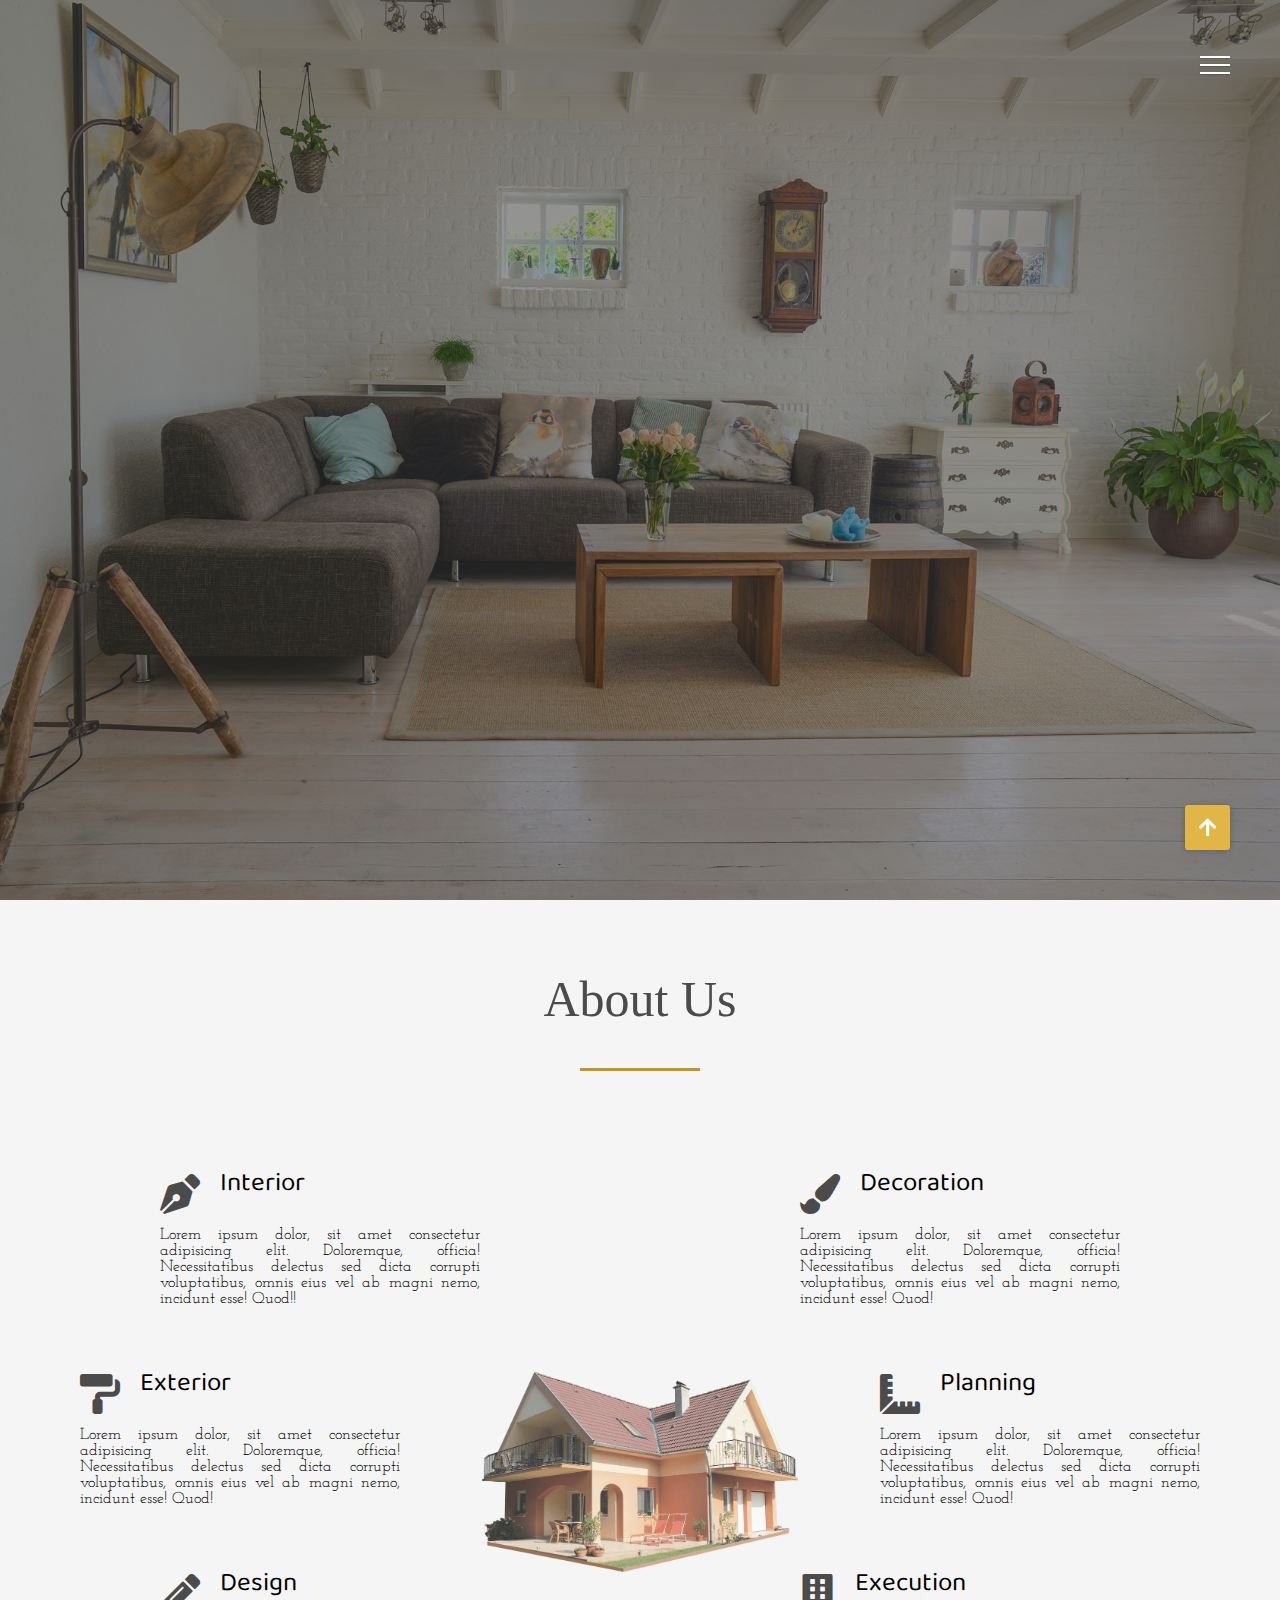
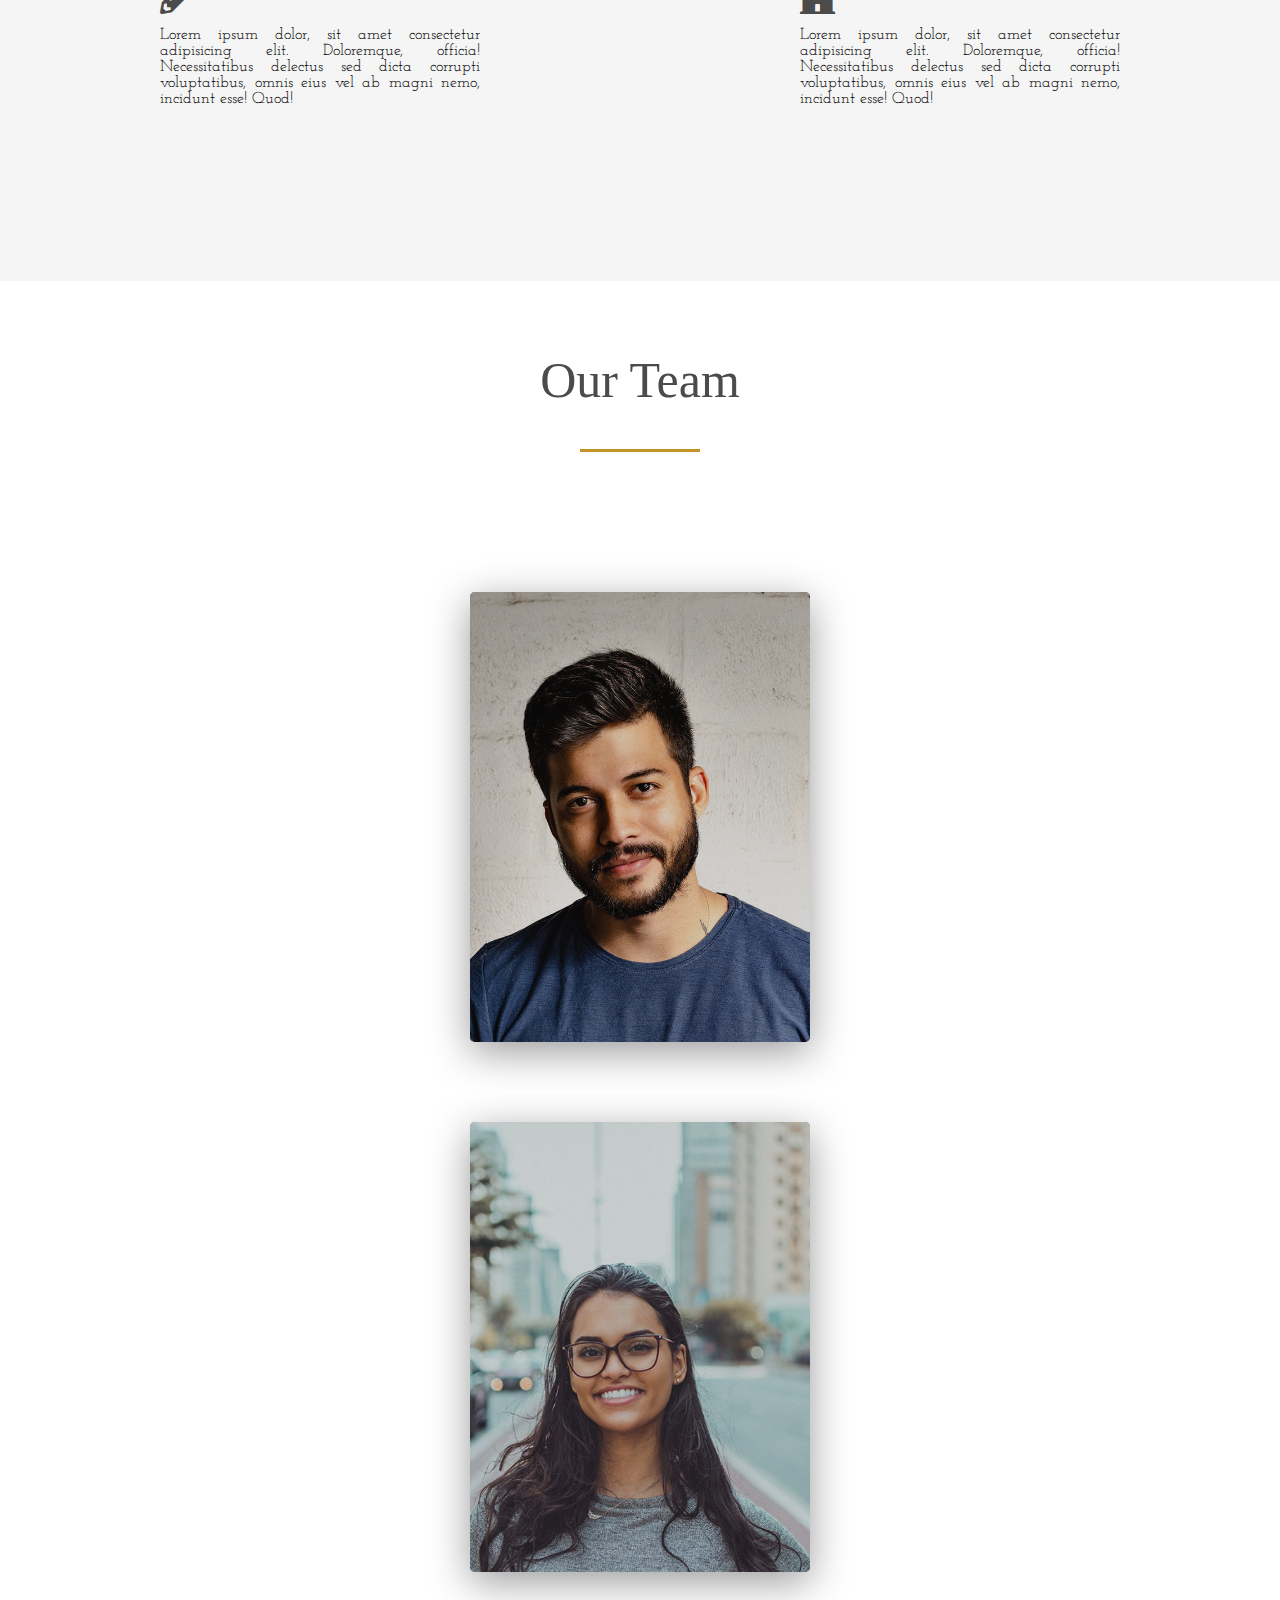
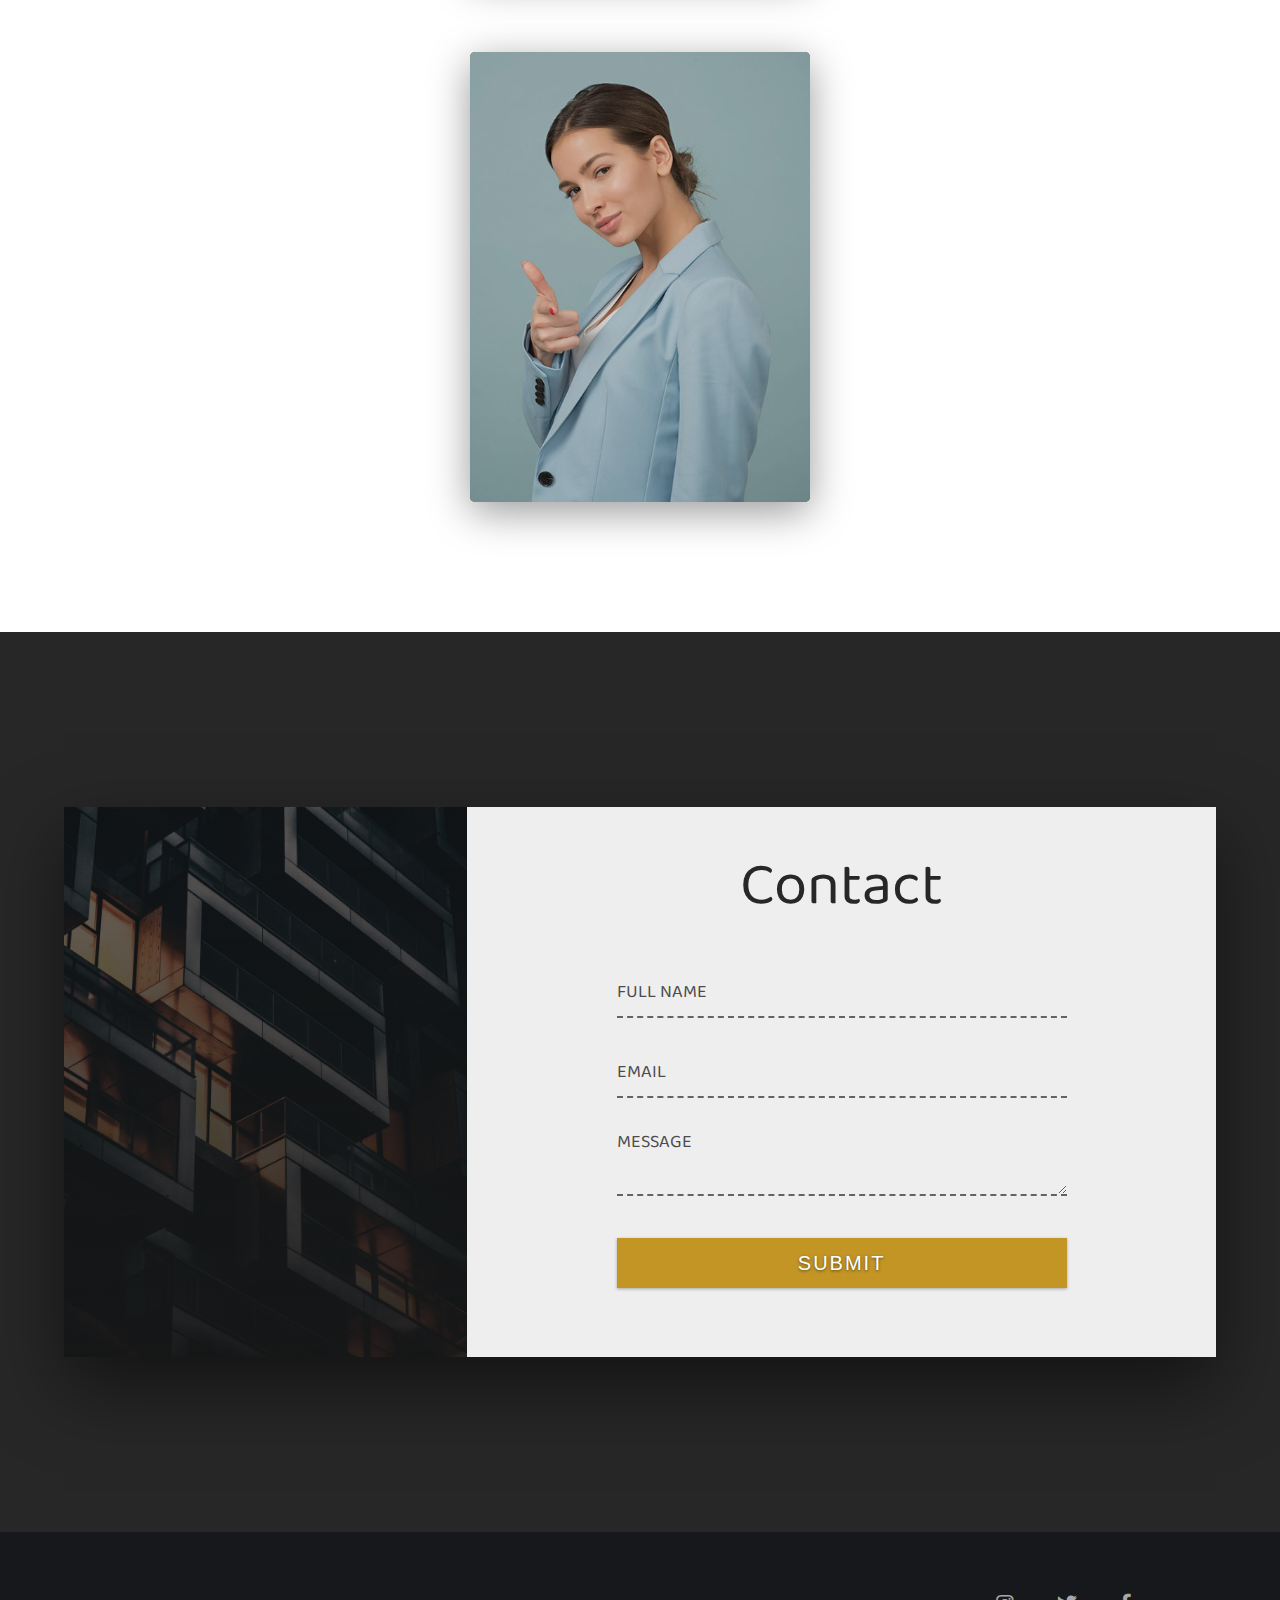
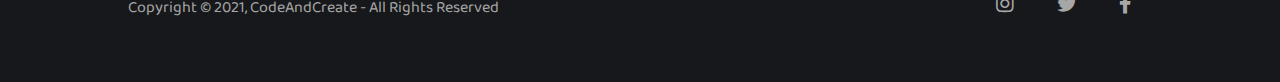
<file: Architectur/index.html>
<!DOCTYPE html>
<html lang="en">
	<head>
		<meta charset="UTF-8" />
		<meta http-equiv="X-UA-Compatible" content="IE=edge" />
		<meta name="viewport" content="width=device-width, initial-scale=1.0" />
		<title>Architect Website</title>
		<link rel="stylesheet" href="style.css" />
		<link
			rel="stylesheet"
			href="https://cdnjs.cloudflare.com/ajax/libs/font-awesome/5.15.3/css/all.min.css"
		/>

		<link
			href="https://fonts.googleapis.com/css2?family=Baloo+Da+2:wght@400;500;600;700;800&family=Josefin+Slab:ital,wght@0,400;0,500;0,600;1,400;1,500&family=Mulish:ital,wght@0,300;0,400;0,500;1,300;1,400;1,500&display=swap"
			rel="stylesheet"
		/>
	</head>
	<body>
		<div class="container">
			<div class="humberger-menu">
				<div class="line line-1"></div>
				<div class="line line-2"></div>
				<div class="line line-3"></div>
				<span>Close</span>
			</div>
			<header class="header">
				<div class="img-wrapper"><img src="image/bg.jpg" /></div>
				<div class="banner">
					<h1>Architecture & Interior Design</h1>
					<p>Lorem ipsum dolor, sit amet consectetur adipisicing elit.</p>
					<button>Discover Now</button>
				</div>
			</header>

			<section class="sidebar">
				<ul class="menu">
					<li class="menu-item">
						<a href="#" class="menu-link" data-content="HOME">HOME</a>
					</li>
					<li class="menu-item">
						<a href="#" class="menu-link" data-content="About Us">About Us</a>
					</li>
					<li class="menu-item">
						<a href="#" class="menu-link" data-content="Team">Team</a>
					</li>
					<li class="menu-item">
						<a href="#" class="menu-link" data-content="Pricing">Pricing</a>
					</li>
					<li class="menu-item">
						<a href="#" class="menu-link" data-content="Contact">Contact</a>
					</li>
				</ul>
				<div class="social-media">
					<a href="#"><i class="fab fa-facebook-f"></i></a>
					<a href="#"><i class="fab fa-instagram"></i></a>
					<a href="#"><i class="fab fa-twitter"></i></a>
				</div>
			</section>

			<section class="about-us">
				<div class="section-header">
					<h1 class="section-heading">About Us</h1>
					<div class="underline"></div>
				</div>

				<div class="services">
					<div class="service">
						<div class="service-header">
							<i class="fas fa-pen-nib"></i>
							<h3>Interior</h3>
						</div>
						<p class="service-text">
							Lorem ipsum dolor, sit amet consectetur adipisicing elit.
							Doloremque, officia! Necessitatibus delectus sed dicta corrupti
							voluptatibus, omnis eius vel ab magni nemo, incidunt esse! Quod!!
						</p>
					</div>
					<div class="service">
						<div class="service-header">
							<i class="fas fa-paint-roller"></i>
							<h3>Exterior</h3>
						</div>
						<p class="service-text">
							Lorem ipsum dolor, sit amet consectetur adipisicing elit.
							Doloremque, officia! Necessitatibus delectus sed dicta corrupti
							voluptatibus, omnis eius vel ab magni nemo, incidunt esse! Quod!
						</p>
					</div>
					<div class="service">
						<div class="service-header">
							<i class="fas fa-pencil-alt"></i>
							<h3>Design</h3>
						</div>
						<p class="service-text">
							Lorem ipsum dolor, sit amet consectetur adipisicing elit.
							Doloremque, officia! Necessitatibus delectus sed dicta corrupti
							voluptatibus, omnis eius vel ab magni nemo, incidunt esse! Quod!
						</p>
					</div>
					<div class="service">
						<div class="service-header">
							<i class="fas fa-paint-brush"></i>
							<h3>Decoration</h3>
						</div>
						<p class="service-text">
							Lorem ipsum dolor, sit amet consectetur adipisicing elit.
							Doloremque, officia! Necessitatibus delectus sed dicta corrupti
							voluptatibus, omnis eius vel ab magni nemo, incidunt esse! Quod!
						</p>
					</div>
					<div class="service">
						<div class="service-header">
							<i class="fas fa-ruler-combined"></i>
							<h3>Planning</h3>
						</div>
						<p class="service-text">
							Lorem ipsum dolor, sit amet consectetur adipisicing elit.
							Doloremque, officia! Necessitatibus delectus sed dicta corrupti
							voluptatibus, omnis eius vel ab magni nemo, incidunt esse! Quod!
						</p>
					</div>
					<div class="service">
						<div class="service-header">
							<i class="fas fa-building"></i>
							<h3>Execution</h3>
						</div>
						<p class="service-text">
							Lorem ipsum dolor, sit amet consectetur adipisicing elit.
							Doloremque, officia! Necessitatibus delectus sed dicta corrupti
							voluptatibus, omnis eius vel ab magni nemo, incidunt esse! Quod!
						</p>
					</div>
					<div class="about-us-img-wrapper">
						<img src="image/house.png" />
					</div>
				</div>
			</section>

			<section class="team">
				<div class="section-header">
					<h1 class="section-heading">Our Team</h1>
					<div class="underline"></div>
				</div>
				<div class="cards-wrapper">
					<div class="card" data-tilt>
						<div class="card-img-wrapper">
							<img src="image/person-1.jpg" alt="CEO" />
						</div>
						<div class="card-info">
							<h2>John Smith</h2>
							<h3>CEO</h3>
							<p>
								"Lorem ipsum dolor sit amet consectetur adipisicing elit.
								Asperiores, impedit!"
							</p>
							<button>Read More</button>
						</div>
					</div>
					<div class="card" data-tilt>
						<div class="card-img-wrapper">
							<img src="image/person-2.jpg" alt="Designer" />
						</div>
						<div class="card-info">
							<h2>Ann Brown</h2>
							<h3>Designer</h3>
							<p>
								"Lorem ipsum dolor sit amet consectetur adipisicing elit.
								Asperiores, impedit!"
							</p>
							<button>Read More</button>
						</div>
					</div>
					<div class="card" data-tilt>
						<div class="card-img-wrapper">
							<img src="image/person-3.jpg" alt="Architect" />
						</div>
						<div class="card-info">
							<h2>Mary Doe</h2>
							<h3>Architect</h3>
							<p>
								"Lorem ipsum dolor sit amet consectetur adipisicing elit.
								Asperiores, impedit!"
							</p>
							<button>Read More</button>
						</div>
					</div>
				</div>
			</section>

			<section class="contact">
				<div class="contact-wrapper">
					<div class="contact-left"></div>
					<div class="contact-right">
						<h1 class="contact-heading">Contact</h1>
						<form>
							<div class="input-group">
								<input type="text" class="field" />
								<label class="input-label">Full Name</label>
							</div>
							<div class="input-group">
								<input type="email" class="field" />
								<label class="input-label">Email</label>
							</div>
							<div class="input-group">
								<textarea class="field"></textarea>
								<label class="message">Message</label>
							</div>
							<input type="submit" class="submit-btn" value="Submit" />
						</form>
					</div>
				</div>
			</section>

			<footer class="footer">
				<div class="footer-content">
					<p class="copyright">
						Copyright &copy; 2021, CodeAndCreate - All Rights Reserved
					</p>
					<div class="social-list">
						<a href="#"><i class="fab fa-instagram"></i></a>
						<a href="#"><i class="fab fa-twitter"></i></a>
						<a href="#"><i class="fab fa-facebook-f"></i></a>
					</div>
				</div>
			</footer>

			<a href="#" class="scroll-btn">
				<i class="fas fa-arrow-up"></i>
			</a>
		</div>

		<script src="script.js"></script>
		<script
			src="https://code.jquery.com/jquery-3.5.1.js"
			integrity="sha256-QWo7LDvxbWT2tbbQ97B53yJnYU3WhH/C8ycbRAkjPDc="
			crossorigin="anonymous"
		></script>
		<script src="tilt.js"></script>
	</body>
</html>
</file>
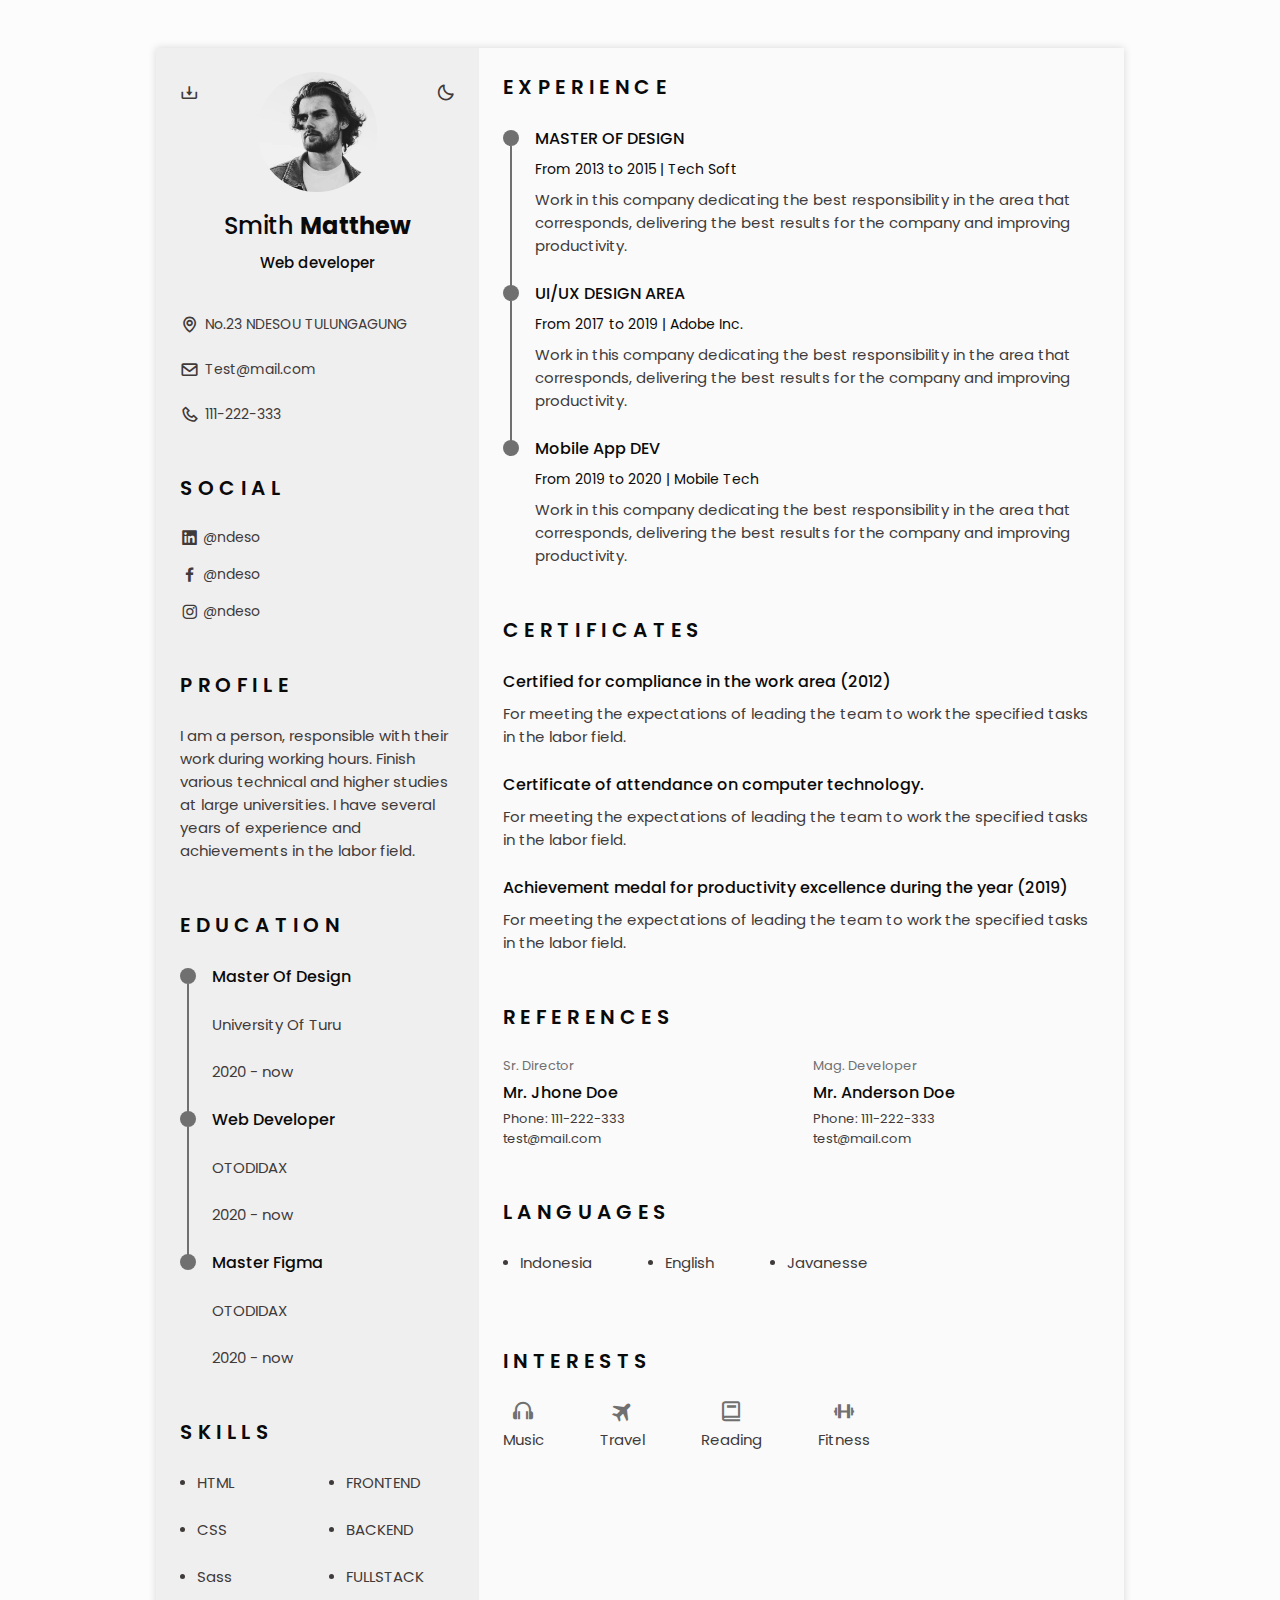
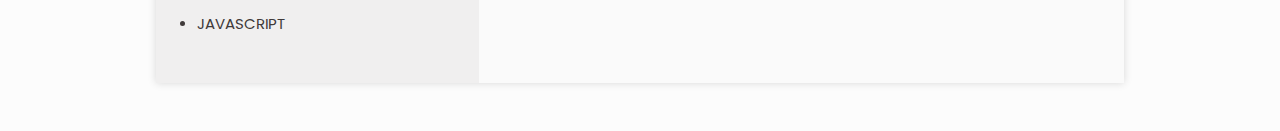
<file: Resume CV/index.html>
<!DOCTYPE html>
<html lang="en">
	<head>
		<meta charset="UTF-8" />
		<meta http-equiv="X-UA-Compatible" content="IE=edge" />
		<meta name="viewport" content="width=device-width, initial-scale=1.0" />
		<!-- Box icons -->
		<link
			rel="stylesheet"
			href="https://cdn.jsdelivr.net/npm/boxicons@latest/css/boxicons.min.css"
		/>

		<!-- CSS -->
		<link rel="stylesheet" href="style.css" />
		<title>Porfolio Resume CV</title>
	</head>
	<body>
		<!-- Header -->
		<header class="l-header" id="header">
			<nav class="nav bd-container">
				<a href="#" class="nav__logo">Smith</a>

				<div class="nav__menu" id="nav-menu">
					<ul class="nav__list">
						<li class="nav__item">
							<a href="#home" class="nav__link active-link">
								<i class="bx bx-home nav__icon"></i>Home
							</a>
						</li>

						<li class="nav__item">
							<a href="#profile" class="nav__link">
								<i class="bx bx-user nav__icon"></i>Profile
							</a>
						</li>

						<li class="nav__item">
							<a href="#education" class="nav__link">
								<i class="bx bx-book nav__icon"></i>Education
							</a>
						</li>

						<li class="nav__item">
							<a href="#skills" class="nav__link">
								<i class="bx bx-receipt nav__icon"></i>Skills
							</a>
						</li>

						<li class="nav__item">
							<a href="#experience" class="nav__link">
								<i class="bx bx-briefcase-alt nav__icon"></i>Experience
							</a>
						</li>

						<li class="nav__item">
							<a href="#certificates" class="nav__link">
								<i class="bx bx-award nav__icon"></i>Certificates
							</a>
						</li>

						<li class="nav__item">
							<a href="#references" class="nav__link">
								<i class="bx bx-link-external nav__icon"></i>References
							</a>
						</li>
					</ul>
				</div>

				<div class="nav__toggle" id="nav-toggle">
					<i class="bx bx-grid-alt nav__icon"></i>
				</div>
			</nav>
		</header>

		<main class="l-main bd-container">
			<!-- All elementa with this div, is generated in PDF -->
			<div class="resume" id="area-cv">
				<div class="resume__left">
					<!--========== HOME ==========-->
					<section class="home" id="home">
						<div class="home__container section bd-grid">
							<div class="home__data bd-grid">
								<img src="img/perfil.jpg" alt="" class="home__img" />

								<h1 class="home__title">Smith <b>Matthew</b></h1>
								<h3 class="home__profession">Web developer</h3>

								<div>
									<a
										download=""
										href="pdf/ResumeCv.pdf"
										class="home__button-movil"
									>
										Download
									</a>
								</div>
							</div>

							<div class="home__addrress bd-grid">
								<span class="home__information">
									<i class="bx bx-map home__icon"></i> No.23 NDESOU TULUNGAGUNG
								</span>
								<span class="home__information">
									<i class="bx bx-envelope home__icon"></i> Test@mail.com
								</span>
								<span class="home__information">
									<i class="bx bx-phone home__icon"></i> 111-222-333
								</span>
							</div>
						</div>

						<!-- Theme change button -->
						<i
							class="bx bx-moon change-theme"
							title="Theme"
							id="theme-button"
						></i>

						<!-- Button to generate and download the pdf. Available for desktop. -->
						<i
							class="bx bx-download generate-pdf"
							title="Generate PDF"
							id="resume-button"
						></i>
					</section>

					<!--========== SOCIAL ==========-->
					<section class="social section">
						<h2 class="section-title">SOCIAL</h2>

						<div class="social__container bd-grid">
							<a
								href="https://www.linkedin.com/"
								target="_blank"
								class="social__link"
							>
								<i class="bx bxl-linkedin-square social__icon"></i> @ndeso
							</a>
							<a
								href="https://www.facebook.com/"
								target="_blank"
								class="social__link"
							>
								<i class="bx bxl-facebook social__icon"></i> @ndeso
							</a>
							<a
								href="https://www.instagram.com/"
								target="_blank"
								class="social__link"
							>
								<i class="bx bxl-instagram social__icon"></i> @ndeso
							</a>
						</div>
					</section>

					<!--========== PROFILE ==========-->
					<section class="profile section" id="profile">
						<h2 class="section-title">PROFILE</h2>

						<p class="profile__description">
							I am a person, responsible with their work during working hours.
							Finish various technical and higher studies at large universities.
							I have several years of experience and achievements in the labor
							field.
						</p>
					</section>

					<!--========== EDUCATION ==========-->
					<section class="education section" id="education">
						<h2 class="section-title">EDUCATION</h2>

						<div class="education__section bd-grid">
							<div class="education__content">
								<div class="education__time">
									<span class="education__rounder"></span>
									<span class="education__line"></span>
								</div>

								<div class="education__data bd-grid">
									<h3 class="education__title">Master Of Design</h3>
									<span class="education__stdies">University Of Turu</span>
									<span class="education__years">2020 - now</span>
								</div>
							</div>

							<div class="education__content">
								<div class="education__time">
									<span class="education__rounder"></span>
									<span class="education__line"></span>
								</div>

								<div class="education__data bd-grid">
									<h3 class="education__title">Web Developer</h3>
									<span class="education__stdies">OTODIDAX</span>
									<span class="education__years">2020 - now</span>
								</div>
							</div>

							<div class="education__content">
								<div class="education__time">
									<span class="education__rounder"></span>
									<!-- <span class="education__line"></span> -->
								</div>

								<div class="education__data bd-grid">
									<h3 class="education__title">Master Figma</h3>
									<span class="education__stdies">OTODIDAX</span>
									<span class="education__years">2020 - now</span>
								</div>
							</div>
						</div>
					</section>

					<!--========== SKILLS  ==========-->
					<section class="skills section" id="skills">
						<h2 class="section-title">Skills</h2>

						<div class="skills__content bd-grid">
							<ul class="skills__data">
								<li class="skills__name">
									<span class="skills__circle"></span> HTML
								</li>
								<li class="skills__name">
									<span class="skills__circle"></span> CSS
								</li>
								<li class="skills__name">
									<span class="skills__circle"></span> Sass
								</li>
								<li class="skills__name">
									<span class="skills__circle"></span> JAVASCRIPT
								</li>
							</ul>

							<ul class="skills__data">
								<li class="skills__name">
									<span class="skills__circle"></span> FRONTEND
								</li>
								<li class="skills__name">
									<span class="skills__circle"></span> BACKEND
								</li>
								<li class="skills__name">
									<span class="skills__circle"></span> FULLSTACK
								</li>
							</ul>
						</div>
					</section>
				</div>

				<div class="resume__right">
					<!--========== EXPERIENCE ==========-->
					<section class="experience section" id="experience">
						<h2 class="section-title">EXPERIENCE</h2>

						<div class="experience__container bd-grid">
							<div class="experience__content">
								<div class="experience__time">
									<span class="experience__rounder"></span>
									<span class="experience__line"></span>
								</div>

								<div class="experience__data bd-grid">
									<h3 class="experience__title">MASTER OF DESIGN</h3>
									<span class="experience__company"
										>From 2013 to 2015 | Tech Soft</span
									>
									<p class="experience__decription">
										Work in this company dedicating the best responsibility in
										the area that corresponds, delivering the best results for
										the company and improving productivity.
									</p>
								</div>
							</div>

							<div class="experience__content">
								<div class="experience__time">
									<span class="experience__rounder"></span>
									<span class="experience__line"></span>
								</div>

								<div class="experience__data bd-grid">
									<h3 class="experience__title">UI/UX DESIGN AREA</h3>
									<span class="experience__company"
										>From 2017 to 2019 | Adobe Inc.</span
									>
									<p class="experience__decription">
										Work in this company dedicating the best responsibility in
										the area that corresponds, delivering the best results for
										the company and improving productivity.
									</p>
								</div>
							</div>

							<div class="experience__content">
								<div class="experience__time">
									<span class="experience__rounder"></span>
									<!-- <span class="experience__line"></span> -->
								</div>

								<div class="experience__data bd-grid">
									<h3 class="experience__title">Mobile App DEV</h3>
									<span class="experience__company"
										>From 2019 to 2020 | Mobile Tech</span
									>
									<p class="experience__decription">
										Work in this company dedicating the best responsibility in
										the area that corresponds, delivering the best results for
										the company and improving productivity.
									</p>
								</div>
							</div>
						</div>
					</section>

					<!--========== CERTIFICATES ==========-->
					<section class="certificate section" id="certificates">
						<h2 class="section-title">Certificates</h2>

						<div class="certificate__container bd-grid">
							<div class="certificate__content">
								<h3 class="certificate__title">
									Certified for compliance in the work area (2012)
								</h3>
								<p class="certicate__description">
									For meeting the expectations of leading the team to work the
									specified tasks in the labor field.
								</p>
							</div>

							<div class="certificate__content">
								<h3 class="certificate__title">
									Certificate of attendance on computer technology.
								</h3>
								<p class="certicate__description">
									For meeting the expectations of leading the team to work the
									specified tasks in the labor field.
								</p>
							</div>

							<div class="certificate__content">
								<h3 class="certificate__title">
									Achievement medal for productivity excellence during the year
									(2019)
								</h3>
								<p class="certicate__description">
									For meeting the expectations of leading the team to work the
									specified tasks in the labor field.
								</p>
							</div>
						</div>
					</section>

					<!--========== REFERENCES ==========-->
					<section class="references section" id="references">
						<h2 class="section-title">References</h2>

						<div class="references__container bd-grid">
							<div class="references__content bd-grid">
								<span class="references__subtitle">Sr. Director</span>
								<h3 class="references__title">Mr. Jhone Doe</h3>
								<ul class="references__contact">
									<li>Phone: 111-222-333</li>
									<li>test@mail.com</li>
								</ul>
							</div>

							<div class="references__content bd-grid">
								<span class="references__subtitle">Mag. Developer</span>
								<h3 class="references__title">Mr. Anderson Doe</h3>
								<ul class="references__contact">
									<li>Phone: 111-222-333</li>
									<li>test@mail.com</li>
								</ul>
							</div>
						</div>
					</section>

					<!--========== LANGUAGES ==========-->
					<section class="languages section">
						<h2 class="section-title">LANGUAGES</h2>

						<div class="languages__container">
							<ul class="languages__content bd-grid">
								<li class="languages__name">
									<span class="languages__circle"></span> Indonesia
								</li>

								<li class="languages__name">
									<span class="languages__circle"></span> English
								</li>

								<li class="languages__name">
									<span class="languages__circle"></span> Javanesse
								</li>
							</ul>
						</div>
					</section>

					<!--========== INTERESTS ==========-->
					<section class="interests section">
						<h2 class="section-title">interests</h2>

						<div class="interests__container bd-grid">
							<div class="interests__content">
								<i class="bx bx-headphone interests__icon"></i>
								<span class="interests__name">Music</span>
							</div>

							<div class="interests__content">
								<i class="bx bxs-plane-alt interests__icon"></i>
								<span class="interests__name">Travel</span>
							</div>

							<div class="interests__content">
								<i class="bx bx-book interests__icon"></i>
								<span class="interests__name">Reading</span>
							</div>

							<div class="interests__content">
								<i class="bx bx-dumbbell interests__icon"></i>
								<span class="interests__name">Fitness</span>
							</div>
						</div>
					</section>
				</div>
			</div>
		</main>

		<!-- Scroll Top -->
		<a href="#" class="scrolltop" id="scroll-top">
			<i class="bx bx-up-arrow-alt scrolltop__icon"></i>
		</a>

		<!-- HTML2PDF -->
		<script src="html2pdf.bundle.min.js"></script>

		<!-- main js -->
		<script src="main.js"></script>
	</body>
</html>
</file>
<file: Architectur/style.css>
* {
	margin: 0;
	padding: 0;
	outline: none;
	box-sizing: border-box;
	list-style: none;
	text-decoration: none;
}

html {
	font-size: 62.5%; /* =1rem default fonts*/
}

/* .container {
	display: none;
} */

.humberger-menu {
	width: 3rem;
	height: 3rem;
	/* background-color: red; */
	position: fixed;
	top: 5rem;
	right: 5rem;
	z-index: 200;
	display: flex;
	flex-direction: column;
	justify-content: space-evenly;
	cursor: pointer;
	transition: right 0.7s;
}

.change .humberger-menu {
	right: 33rem;
}

.line {
	width: 100%;
	height: 0.2rem;
	background-color: #fff;
	box-shadow: 0 0.1rem 0.2rem rgba(0, 0, 0, 0.2);
}

.change .line {
	background-color: rgba(0, 0, 0, 0.8);
}

.change .line-1 {
	transform: rotate(45deg) translate(0.3rem, 0.8rem);
}

.change .line-2 {
	opacity: 0;
	visibility: hidden;
}

.change .line-3 {
	transform: rotate(-45deg) translate(0.3rem, -0.8rem);
}

.humberger-menu span {
	position: absolute;
	left: 5rem;
	width: 10rem;
	height: 4rem;
	background-color: #e2b646;
	display: flex;
	justify-content: center;
	align-items: center;
	color: #fff;
	font-family: 'Baloo Da 2', serif;
	font-size: 1.6rem;
	letter-spacing: 0.1rem;
	opacity: 0;
	visibility: hidden;
	transition: all 0.2s;
}

.change .humberger-menu:hover span {
	opacity: 1;
	visibility: visible;
}

.humberger-menu span::before {
	content: '';
	position: absolute;
	border-left: 1rem solid transparent;
	border-right: 1rem solid #e2b646;
	border-bottom: 1rem solid transparent;
	border-top: 1rem solid transparent;
	top: 50%;
	left: -2rem;
	transform: translateY(-50%);
}

.header {
	width: 100%;
	height: 100vh;
	position: relative;
	perspective: 100rem;
	overflow: hidden;
}

.img-wrapper {
	width: 100%;
	height: 100%;
	background-color: rgba(0, 0, 0, 0.8);
	overflow: hidden;
}

.img-wrapper img {
	width: 100%;
	height: 100%;
	object-fit: cover;
	opacity: 0.5;
	animation: scale 25s;
}

@keyframes scale {
	0% {
		transform: scale(1.3);
	}
	100% {
		transform: scale(1);
	}
}

.banner {
	position: absolute;
	top: 30%;
	left: 15%;
}

.banner h1 {
	font-family: 'Baloo Da 2', serif;
	font-size: 8rem;
	font-weight: 300;
	color: #fff;
	width: 50%;
	line-height: 9rem;
	letter-spacing: 0.2rem;
	text-shadow: 0 0.3rem 0.5rem rgba(0, 0, 0, 0.4);
	opacity: 0;
	animation: moveBanner 1s 0.5s forwards;
}

.banner p {
	font-family: 'Josefin Slab', serif;
	font-size: 4rem;
	color: #fff;
	width: 70%;
	letter-spacing: 0.1rem;
	margin-bottom: 3rem;
	text-shadow: 0 0.3rem 0.5rem rgba(0, 0, 0, 0.4);
	opacity: 0;
	animation: moveBanner 1s 0.7s forwards;
}

.banner button {
	width: 25rem;
	height: 7rem;
	background-color: #c29525;
	border: none;
	font-family: 'Muli', serif;
	font-size: 2rem;
	text-transform: uppercase;
	color: #fff;
	text-shadow: 0 0.2rem 0.4rem rgba(0, 0, 0, 0.2);
	box-shadow: 0 0.3rem 0.5rem rgba(0, 0, 0, 0.4);
	cursor: pointer;
	opacity: 0;
	animation: moveBanner 1s 0.9s forwards;
}

@keyframes moveBanner {
	0% {
		transform: translateY(40rem) rotateY(-20deg);
	}
	100% {
		transform: translateY(0) rotateY(0);
		opacity: 1;
	}
}

.sidebar {
	width: 40rem;
	height: 100vh;
	position: fixed;
	top: 0;
	right: -40rem;
	background-color: #fff;
	transition: right 0.5s;
	z-index: 100;
}

.change .sidebar {
	right: 0;
}

.menu {
	position: absolute;
	top: 40%;
	left: 50%;
	transform: translate(-50%, -50%);
}

.menu-item {
	text-align: center;
}

.menu-link {
	font-family: 'Baloo Da 2', serif;
	font-size: 4rem;
	color: #555;
	position: relative;
}

.menu-link::before {
	content: attr(data-content);
	position: absolute;
	top: 0;
	left: 0;
	color: #c29525;
	width: 0;
	overflow: hidden;
	white-space: nowrap;
	transition: width 0.3s ease-in-out;
}

.menu-link:hover::before {
	width: 100%;
}

.social-media {
	position: absolute;
	bottom: 3rem;
	width: 100%;
	display: flex;
	justify-content: center;
}

.social-media i {
	font-size: 2.2rem;
	margin: 3rem;
	width: 4.5rem;
	height: 4.5rem;
	background-color: #777;
	color: #fff;
	display: flex;
	justify-content: center;
	align-items: center;
	border-radius: 50%;
	transition: background-color 0.3s;
}

.social-media i:hover {
	background-color: #c29525;
}

.about-us {
	width: 100%;
	background-color: #f5f5f5;
	padding-bottom: 15rem;
}

.section-header {
	display: flex;
	flex-direction: column;
	align-items: center;
	padding: 7rem 0 10rem 0;
}

.section-heading {
	font-family: 'Muli', serif;
	font-size: 5rem;
	font-weight: 300;
	color: #4b4b4b;
	margin-bottom: 4rem;
}

.underline {
	width: 12rem;
	height: 0.3rem;
	background-color: #c29525;
}

.services {
	width: 100%;
	height: 100%;
	display: grid;
	grid-template-columns: repeat(16, 1fr);
	grid-template-rows: repeat(6, 6rem);
	grid-row-gap: 4rem;
}

.service {
	width: 100%;
	margin-bottom: 2rem;
}

.service:nth-child(1) {
	grid-column: 4 / 7;
	grid-row: 1 / 3;
}

.service:nth-child(2) {
	grid-column: 3 / 6;
	grid-row: 3 / 5;
}

.service:nth-child(3) {
	grid-column: 4 / 7;
	grid-row: 5 / -1;
}

.service:nth-child(4) {
	grid-column: 11 / 14;
	grid-row: 1 / 3;
}

.service:nth-child(5) {
	grid-column: 12 / 15;
	grid-row: 3 / 5;
}

.service:nth-child(6) {
	grid-column: 11 / 14;
	grid-row: 5 / -1;
}

.service-header {
	display: flex;
	align-items: center;
	margin-bottom: 1rem;
}

.service-header i {
	font-size: 4rem;
	color: #4b4b4b;
	margin-right: 2rem;
}

.service-header h3 {
	font-family: 'Baloo Da 2', serif;
	font-size: 2.6rem;
	line-height: 2.6rem;
	font-weight: 400;
	margin-bottom: 2rem;
}

.service-text {
	font-family: 'Josefin Slab', serif;
	font-size: 1.6rem;
	text-align: justify;
}

.about-us-img-wrapper {
	grid-column: 7/11;
	grid-row: 3/6;
	width: 100%;
}

.about-us-img-wrapper img {
	width: 100%;
	object-fit: cover;
	opacity: 0.8;
}

.team {
	display: flex;
	flex-direction: column;
	justify-content: center;
	align-items: center;
	padding: 0 5rem 20rem 5rem;
}

.cards-wrapper {
	display: flex;
	justify-content: space-evenly;
	margin-top: 8rem;
	width: 100%;
}

.card {
	width: 37rem;
	height: 45rem;
	box-shadow: 0 1rem 4rem rgba(0, 0, 0, 0.4);
	border-radius: 0.5rem;
	position: relative;
}

.card-img-wrapper {
	width: 100%;
	height: 100%;
	background-color: #262626;
	border-radius: 0.5rem;
}

.card-img-wrapper img {
	width: 100%;
	height: 100%;
	object-fit: cover;
	opacity: 0.8;
	border-radius: 0.5rem;
	transition: opacity 0.3s;
}

.card:hover .card-img-wrapper img {
	opacity: 0.5;
}

.card-info {
	position: absolute;
	bottom: 0;
	padding: 2rem;
	text-shadow: 0 0.2rem 0.5rem rgba(0, 0, 0, 0.4);
	opacity: 0;
	visibility: hidden;
	transition: all 0.3s;
}

.card:hover .card-info {
	bottom: 2rem;
	opacity: 1;
	visibility: visible;
}

.card-info h2 {
	font-family: 'Baloo Da 2', serif;
	font-size: 2.5rem;
	line-height: 2.5rem;
	font-weight: 300;
	color: #eee;
}

.card-info h3 {
	font-family: 'Muli', serif;
	font-size: 2rem;
	font-weight: 500;
	color: #a52a2a;
	margin-bottom: 1rem;
}

.card-info p {
	font-family: 'Baloo Da 2', serif;
	font-size: 1.4rem;
	line-height: 1.6rem;
	font-weight: 300;
	color: #eee;
	width: 80%;
	margin-bottom: 2rem;
}

.card-info button {
	width: 10rem;
	height: 3rem;
	background-color: #c29525;
	border: none;
	font-family: 'Baloo Da 2', serif;
	font-size: 1.4rem;
	line-height: 1.5rem;
	color: #eee;
	border-radius: 0.3rem;
	box-shadow: 0 0.1rem 0.8rem rgba(0, 0, 0, 0.8);
}

.contact {
	width: 100%;
	height: 100vh;
	background-color: #272727;
	display: flex;
	justify-content: center;
	align-items: center;
}

.contact-wrapper {
	width: 60%;
	height: 55rem;
	display: flex;
	box-shadow: 0 3rem 7rem rgba(0, 0, 0, 0.5);
}

.contact-left {
	width: 35%;
	background: linear-gradient(rgba(15, 15, 15, 0.6), rgba(22, 22, 22, 0.9)),
		url(image/contact-bg.jpg) center no-repeat;
	background-size: cover;
}

.contact-right {
	width: 65%;
	background-color: #eee;
	padding: 3rem 10rem 10rem 10rem;
}

.contact-heading {
	font-family: 'Baloo Da 2', serif;
	font-size: 6rem;
	font-weight: 300;
	color: #272727;
	margin-bottom: 3rem;
	text-align: center;
}

.contact-right form {
	width: 100%;
	display: flex;
	flex-direction: column;
	align-items: center;
}

.input-group {
	position: relative;
}

.field {
	width: 45rem;
	background-color: transparent;
	border: none;
	border-bottom: 0.2rem dashed #636363;
	margin: 2rem 0;
	padding: 1rem 1rem 1rem 0;
	font-family: 'Muli', serif;
	font-size: 1.6rem;
	color: #4b4b4b;
}

.input-group input {
	height: 4rem;
}

.input-group textarea {
	max-height: 7rem;
	max-width: 45rem;
}

.field:focus {
	border-bottom-style: solid;
}

.input-group label {
	position: absolute;
	left: 0;
	font-family: 'Baloo Da 2', serif;
	font-size: 1.8rem;
	color: #4b4b4b;
	text-transform: uppercase;
	pointer-events: none;
	transition: all 0.3s;
}

.input-label {
	bottom: 3rem;
}

.message {
	bottom: 6rem;
}

.field:focus ~ label {
	transform: translateY(-3rem);
	font-size: 1.2rem;
}

.submit-btn {
	width: 45rem;
	height: 5rem;
	background-color: #c29525;
	color: #fff;
	border: none;
	margin-top: 2rem;
	font-family: 'Muli' serif;
	font-size: 2rem;
	font-weight: 300;
	text-transform: uppercase;
	letter-spacing: 0.2rem;
	cursor: pointer;
	text-shadow: 0 0.1rem 0.3rem rgba(0, 0, 0, 0.5);
	box-shadow: 0 0.1rem 0.3rem rgba(0, 0, 0, 0.3);
}

.footer {
	width: 100%;
	height: 15rem;
	background-color: #17181b;
	display: flex;
	justify-content: center;
	align-items: center;
}

.footer-content {
	width: 60%;
	display: flex;
	justify-content: space-between;
}

.copyright {
	font-family: 'Baloo Da 2', serif;
	font-size: 1.6rem;
	color: #a7a7a7;
}

.social-list a {
	margin: 0 2rem;
}

.social-list i {
	font-size: 2rem;
	color: #a7a7a7;
}

.scroll-btn {
	position: fixed;
	right: 5rem;
	bottom: 5rem;
	width: 4.5rem;
	height: 4.5rem;
	background-color: #e2b646;
	display: flex;
	justify-content: center;
	align-items: center;
	font-size: 2rem;
	color: #fff;
	box-shadow: 0 0.1rem 0.6rem rgba(0, 0, 0, 0.2);
	border-radius: 0.3rem;
}

@media (max-width: 1500px) {
	.about-us-img-wrapper {
		grid-row: 3 / -1;
	}

	.card {
		width: 34rem;
	}

	.contact-wrapper {
		width: 80%;
		height: 55rem;
	}

	.footer-content {
		width: 80%;
	}
}

@media (max-width: 1400px) {
	.banner h1 {
		font-size: 6rem;
		line-height: 7rem;
	}

	.banner p {
		font-size: 3rem;
	}

	.banner button {
		width: 20rem;
		height: 5rem;
		font-size: 1.6rem;
	}

	.menu-link {
		font-size: 3rem;
	}

	.service:nth-child(1) {
		grid-column: 3 / 7;
	}

	.service:nth-child(2) {
		grid-column: 2 / 6;
	}

	.service:nth-child(3) {
		grid-column: 3 / 7;
	}

	.service:nth-child(4) {
		grid-column: 11 / 15;
	}

	.service:nth-child(5) {
		grid-column: 12 / 16;
	}

	.service:nth-child(6) {
		grid-column: 11 / 15;
	}
}

@media (max-width: 1300px) {
	.team {
		padding-bottom: 5rem;
	}

	.cards-wrapper {
		flex-direction: column;
		align-items: center;
		margin-top: 4rem;
	}

	.card {
		margin-bottom: 8rem;
	}

	.contact-wrapper {
		width: 90%;
		height: 55rem;
	}

	.contact-heading {
		margin-bottom: 2rem;
	}

	.field {
		margin: 2rem 0;
	}
}

@media (max-width: 1000px) {
	.banner h1 {
		font-size: 5rem;
		line-height: 6rem;
	}

	.banner p {
		font-size: 2.5rem;
	}

	.banner button {
		width: 18rem;
		height: 4rem;
		font-size: 1.5rem;
	}

	.services {
		display: flex;
		flex-direction: column;
		align-items: center;
	}

	.service {
		width: 40rem;
		margin-bottom: 6rem;
	}

	.about-us-img-wrapper {
		width: 40rem;
	}

	.about-us-img-wrapper img {
		width: 100%;
	}

	.contact-left {
		width: 0;
	}

	.contact-right {
		width: 100%;
	}

	.field {
		width: 55rem;
	}

	.input-group textarea {
		max-width: 55rem;
	}

	.submit-btn {
		width: 55rem;
	}

	.footer-content {
		flex-direction: column;
		align-items: center;
		text-align: center;
		width: 50%;
	}

	.copyright {
		order: 1;
		margin-top: 3rem;
	}
}

@media (max-width: 700px) {
	.banner h1 {
		font-size: 4rem;
		line-height: 5rem;
	}

	.banner p {
		font-size: 2rem;
	}

	.field {
		width: 35rem;
	}

	.input-group textarea {
		max-width: 35rem;
	}

	.submit-btn {
		width: 35rem;
	}
}

@media (max-width: 500px) {
	html {
		font-size: 45%;
	}

	.sidebar {
		width: 100%;
		right: -100%;
	}

	.change .hamburger-menu {
		right: 38rem;
	}

	.service {
		width: 30rem;
	}

	.footer {
		height: 18rem;
	}
}
</file>
<file: Resume CV/style.css>
/* Google Fonts */
@import url('https://fonts.googleapis.com/css2?family=Poppins:wght@400;500;600&display=swap');

/* Variables CSS */
:root {
	--header-height: 3rem;

	/* colors */
	--title-color: #0b0a0a;
	--text-color: #403a3a;
	--text-color-light: #707070;
	--container-color: #fafafa;
	--container-color-alt: #f0efef;
	--body-color: #fcfcfc;

	/* Fonts and Typhography */
	--body-font: 'Poppins', sans-serif;
	--h1-font-size: 1.5rem;
	--h2-font-size: 1.25rem;
	--h3-font-size: 1rem;
	--normal-font-size: 0.938rem;
	--small-font-size: 0.875rem;
	--smaller-font-size: 0.813rem;

	/* font weight */
	--font-medium: 500;
	--font-semi-bold: 600;

	/* margenes */
	--mb-1: 0.5rem;
	--mb-2: 1rem;
	--mb-3: 1.5rem;

	/* z-index */
	--z-tooltip: 10;
	--z-fixes: 100;
}

/* Base */

/* Variables dark themes */
body.dark-theme {
	--title-color: #f2f2f2;
	--text-color: #bfbfbf;
	--container-color: #212121;
	--container-color-alt: #181616;
	--body-color: #2b2b2b;
}
/* Button Dark/light */
.change-theme {
	position: absolute;
	right: 0;
	top: 2.2rem;
	display: flex;
	color: var(--text-color);
	font-size: 1.2rem;
	cursor: pointer;
}

.change-theme:hover {
	color: var(--title-color);
}

/* Font-size variables to scale cv */
body.scale-cv {
	--h1-font-size: 0.938rem;
	--h2-font-size: 0.938rem;
	--h3-font-size: 0.875rem;
	--normal-font-size: 0.813rem;
	--small-font-size: 0.75rem;
	--smaller-font-size: 0.688rem;
}

/* Generate PDF button */
.generate-pdf {
	display: none;
	position: absolute;
	top: 2.2rem;
	left: 0;
	font-size: 1.2rem;
	color: var(--text-color);
	cursor: pointer;
}

.generate-pdf:hover {
	color: var(--title-color);
}

/* Classes modidfied to reduce size and print on a4 sheet  */
.scale-cv .change-theme,
.scale-cv .generate-pdf {
	display: none;
}

.scale-cv .bd-container {
	max-width: 620px;
}

.scale-cv .section {
	padding: 1.5rem 0 0.8rem;
}

.scale-cv .section-title {
	margin-bottom: 0.75rem;
}

.scale-cv .resume__left,
.scale-cv .resume__right {
	padding: 0 1rem;
}

.scale-cv .home__img {
	width: 90px;
	height: 90px;
}

.scale-cv .home__container {
	gap: 1.5rem;
}

.scale-cv .home__data {
	gap: 0.25rem;
}

.scale-cv .home__address,
.scale-cv .social__container {
	gap: 0.75rem;
}

.scale-cv .home__icon,
.scale-cv .social__icon,
.scale-cv .interests__icon {
	font-size: 1rem;
}

.scale-cv .education__container,
.scale-cv .experience__container,
.scale-cv .certificate__container {
	gap: 1rem;
}

.scale-cv .education__time,
.scale-cv .experience__time {
	padding-right: 0.5rem;
}

.scale-cv .education__rounder,
.scale-cv .experience__rounder {
	width: 11px;
	height: 11px;
	margin-top: 0.22rem;
}

.scale-cv .education__line,
.scale-cv .experience__line {
	width: 1px;
	height: 110%;
	transform: translate(5px, 0);
}

.scale-cv .eduaction__data,
.scale-cv .experience__data {
	gap: 0.25rem;
}

.scale-cv .skills__name {
	margin-bottom: var(--mb-1);
}

.scale-cv .interests__container {
	column-gap: 2.5rem;
}

body {
	margin: 0 0 var(--header-height) 0;
	padding: 0;
	font-family: var(--body-font);
	font-size: var(--normal-font-size);
	background-color: var(--body-color);
	color: var(--text-color);
}

h1,
h2,
h3,
ul,
p {
	margin: 0;
}

h1,
h2,
h3 {
	color: var(--title-color);
	font-weight: var(--font-medium);
}

ul {
	padding: 0;
	list-style: none;
}

a {
	text-decoration: none;
}

img {
	max-width: 100%;
	height: auto;
}

/* class css */

.section {
	padding: 1.5rem 0;
}

.section-title {
	font-size: var(--h2-font-size);
	color: var(--title-color);
	font-weight: var(--font-semi-bold);
	text-transform: uppercase;
	letter-spacing: 0.35rem;
	text-align: center;
	margin-bottom: var(--mb-3);
}

/* layout */
.bd-container {
	max-width: 968px;
	width: calc(100% - 3rem);
	margin-left: var(--mb-3);
	margin-right: var(--mb-3);
}

.bd-grid {
	display: grid;
	gap: 1.5rem;
}

.l-header {
	width: 100%;
	position: fixed;
	bottom: 0;
	left: 0;
	z-index: var(--z-fixes);
	background-color: var(--body-color);
	box-shadow: 0 -1px 4px rgba(0, 0, 0, 0.1);
	transition: 0.3s;
}

/* nav */
.nav {
	height: var(--header-height);
	display: flex;
	justify-content: space-between;
	align-items: center;
}

@media screen and (max-width: 968px) {
	.nav__menu {
		position: fixed;
		bottom: -100%;
		left: 0;
		width: 100%;
		padding: 1rem 0;
		background-color: var(--body-color);
		box-shadow: 0 1px 4px rgba(0, 0, 0, 0.1);
		border-radius: 1rem 1rem 0 0;
		z-index: var(--z-fixes);
		transition: 0.3s;
	}
}

.nav__logo,
.nav__toggle {
	color: var(--title-color);
	font-weight: var(--font-medium);
}

.nav__toggle {
	font-size: 1.2rem;
	cursor: pointer;
}

.nav__item {
	text-align: center;
}

.nav__list {
	display: grid;
	grid-template-columns: repeat(3, 1fr);
	gap: 2rem;
}

.nav__link {
	display: flex;
	flex-direction: column;
	font-size: var(--smaller-font-size);
	color: var(--text-color-light);
	font-weight: var(--font-medium);
}

.nav__link:hover {
	color: var(--title-color);
}

.nav__icon {
	font-size: 1.2rem;
	margin-bottom: var(--mb-1);
}

/* show menu */
.show-menu {
	bottom: var(--header-height);
}

/* active menu link */
.active-link {
	color: var(--title-color);
}

/* Home */
.home {
	position: relative;
}

.home__container {
	gap: 3rem;
}

.home__data {
	gap: 0.5rem;
	text-align: center;
}

.home__img {
	width: 120px;
	height: 120px;
	border-radius: 50%;
	justify-self: center;
	margin-bottom: var(--mb-1);
}

.home__title {
	font-size: var(--h1-font-size);
}

.home__profession {
	font-size: var(--normal-font-size);
	margin-bottom: var(--mb-1);
}

.home__address {
	gap: 1rem;
}

.home__information {
	display: flex;
	align-items: center;
	font-size: var(--small-font-size);
}

.home__icon {
	font-size: 1.2rem;
	margin-right: 0.35rem;
}

.home__button-movil {
	display: inline-block;
	border: 2px solid var(--text-color);
	color: var(--title-color);
	padding: 1rem 2rem;
	border-radius: 0.25rem;
	transition: 0.3s;
	font-weight: var(--font-medium);
	margin-top: var(--mb-3);
}

.home__button-movil:hover {
	background-color: var(--text-color);
	color: var(--container-color);
}

/* Social */
.social__container {
	grid-template-columns: max-content;
	gap: 1rem;
}

.social__link {
	display: inline-flex;
	align-items: center;
	font-size: var(--small-font-size);
	color: var(--text-color);
}

.social__link:hover {
	color: var(--title-color);
}

.social__icon {
	font-size: 1.2rem;
	margin-right: 0.25rem;
}

/* Profile */
.profile__description {
	text-align: center;
}

/* Education and experience */
.education__content,
.experience__content {
	display: flex;
}

.education__time,
.experience__time {
	padding-right: 1rem;
}

.education__rounder,
.experience__rounder {
	position: relative;
	display: block;
	width: 16px;
	height: 16px;
	background-color: var(--text-color-light);
	border-radius: 50%;
	margin-top: 0.25rem;
}

.education__line,
.experience__line {
	display: block;
	width: 2px;
	height: 110%;
	background-color: var(--text-color-light);
	transform: translate(7px, 0);
}

.eduaction__data,
.experience__data {
	gap: 0.5rem;
}

.education__title,
.experience__title {
	font-size: var(--h3-font-size);
}

.education__studies,
.experience__company {
	font-size: var(--small-font-size);
	color: var(--title-color);
}

.education__year {
	font-size: var(--smaller-font-size);
}

/* Skills and languages */
.skills__content,
.languages__content {
	grid-template-columns: repeat(2, 1fr);
}

.languages__content {
	gap: 0;
}

.skills__name,
.languages__name {
	display: flex;
	align-items: center;
	margin-bottom: var(--mb-3);
}

.skills__circle,
.languages__circle {
	display: inline-block;
	width: 5px;
	height: 5px;
	background-color: var(--text-color);
	border-radius: 50%;
	margin-right: 0.75rem;
}

/* certificates */
.certificate__title {
	font-size: var(--h3-font-size);
	margin-bottom: var(--mb-1);
}

/* references */
.references__content {
	gap: 0.25rem;
}

.references__subtitle {
	color: var(--text-color-light);
}

.references__subtitle,
.references__contact {
	font-size: var(--smaller-font-size);
}

.references__title {
	font-size: var(--h3-font-size);
}

/* interest */
.interests__container {
	grid-template-columns: repeat(3, 1fr);
	margin-top: var(--mb-2);
}

.interests__content {
	display: flex;
	flex-direction: column;
	align-items: center;
}

.interests__icon {
	font-size: 1.5rem;
	color: var(--text-color-light);
	margin-bottom: 0.25rem;
}

/* Scroll top */
.scrolltop {
	position: fixed;
	right: 1rem;
	bottom: -20%;
	display: flex;
	justify-content: center;
	align-items: center;
	padding: 0.3rem;
	background-color: var(--container-color-alt);
	border-radius: 0.4rem;
	z-index: var(--z-tooltip);
	transition: 0.4s;
	visibility: hidden;
}

.scrolltop__icon {
	font-size: 1.2rem;
	color: var(--text-color);
}

/* Show-scroll */
.show-scroll {
	visibility: visible;
	bottom: 5rem;
}

/* media queries */
/* For small devices, menu two columns */
@media screen and (max-width: 320px) {
	.nav__list {
		grid-template-columns: repeat(2, 1fr);
		gap: 1rem 0.5rem;
	}
}

/* Classes modified for large screen size */
@media screen and (min-width: 968px) {
	body {
		margin: 3rem 0;
	}

	.bd-container {
		margin-left: auto;
		margin-right: auto;
	}

	.l-header,
	.scrolltop {
		display: none;
	}

	.resume {
		display: grid;
		grid-template-columns: 0.5fr 1fr;
		background-color: var(--container-color);
		box-shadow: 0 0 8px rgba(13, 12, 12, 0.15);
	}

	.resume__left {
		background-color: var(--container-color-alt);
	}

	.resume__left,
	.resume__right {
		padding: 0 1.5rem;
	}

	.generate-pdf {
		display: inline-block;
	}

	.section-title,
	.profile__description {
		text-align: initial;
	}

	.home__container {
		gap: 1.5rem;
	}

	.home__button-movil {
		display: none;
	}

	.references__container {
		grid-template-columns: repeat(2, 1fr);
	}

	.languages__content {
		grid-template-columns: repeat(3, max-content);
		column-gap: 3.5rem;
	}

	.interests__container {
		grid-template-columns: repeat(4, max-content);
		column-gap: 3.5rem;
	}
}
</file>
